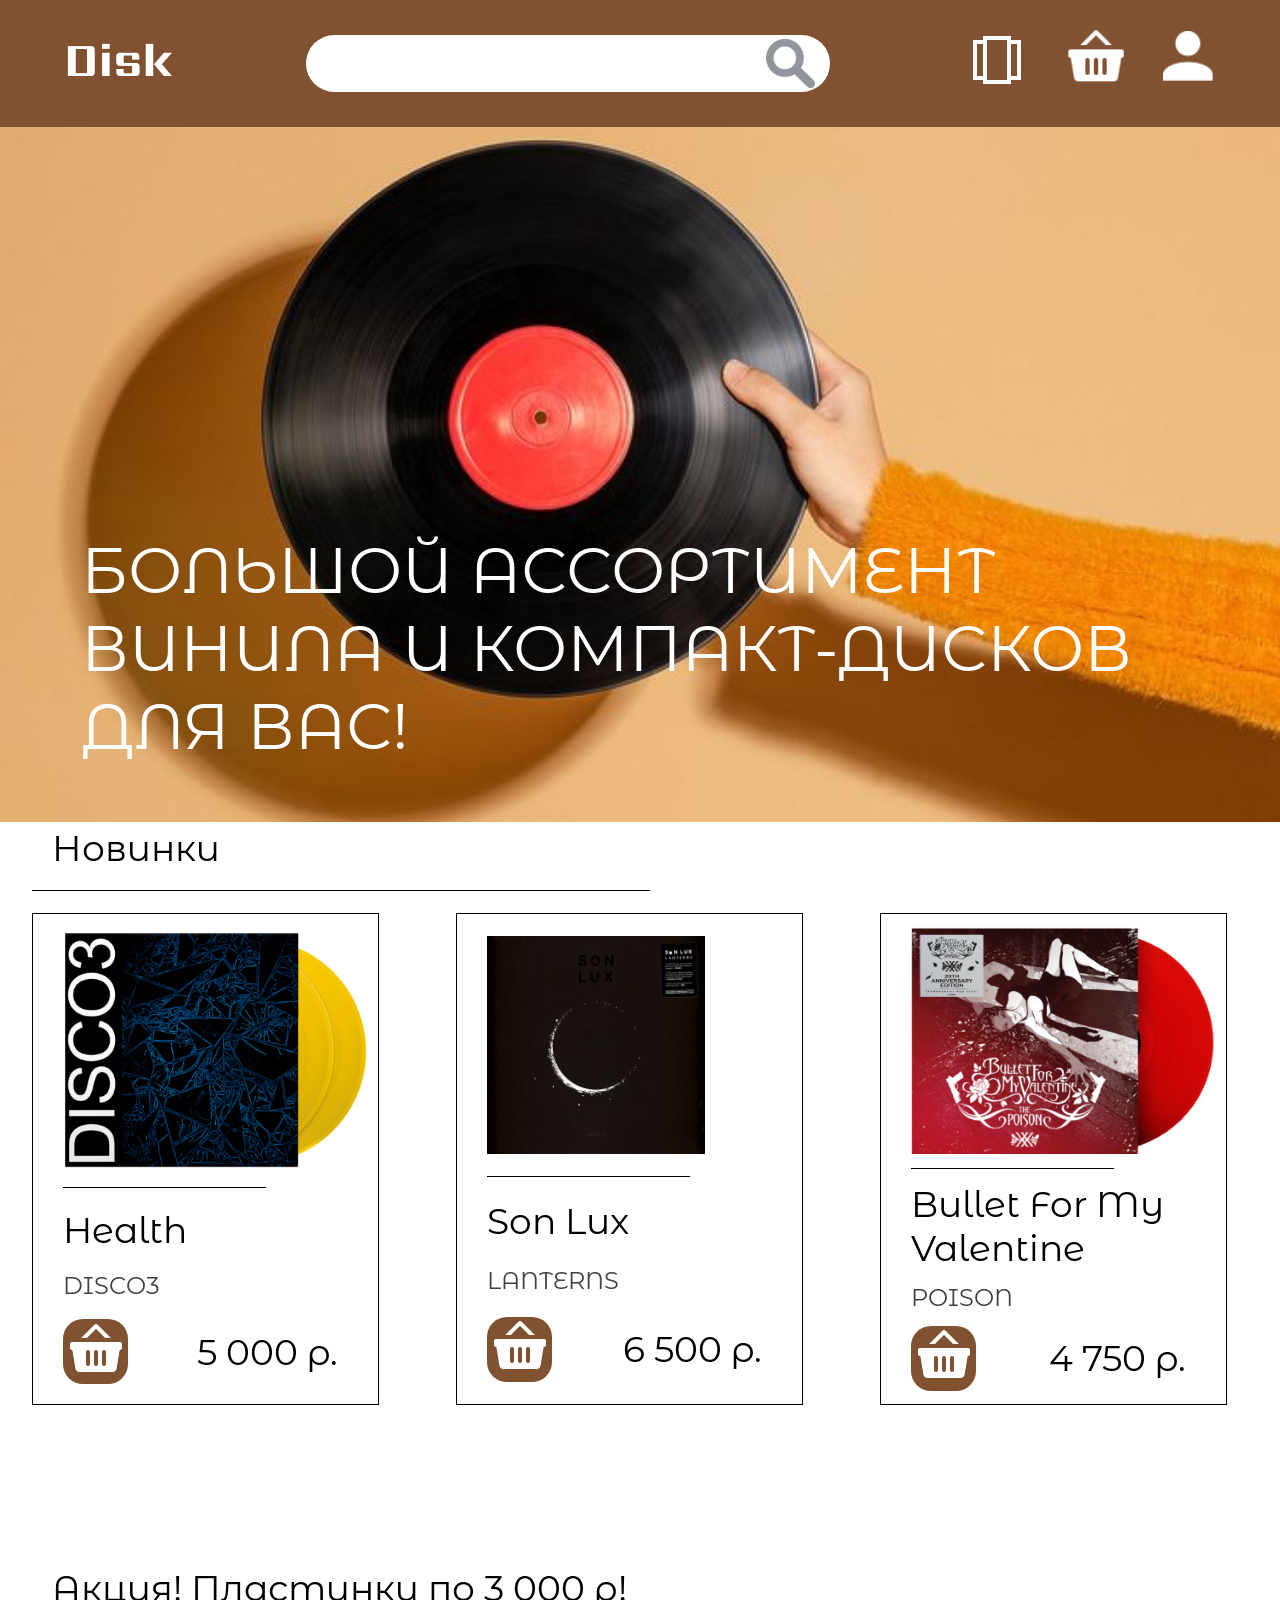
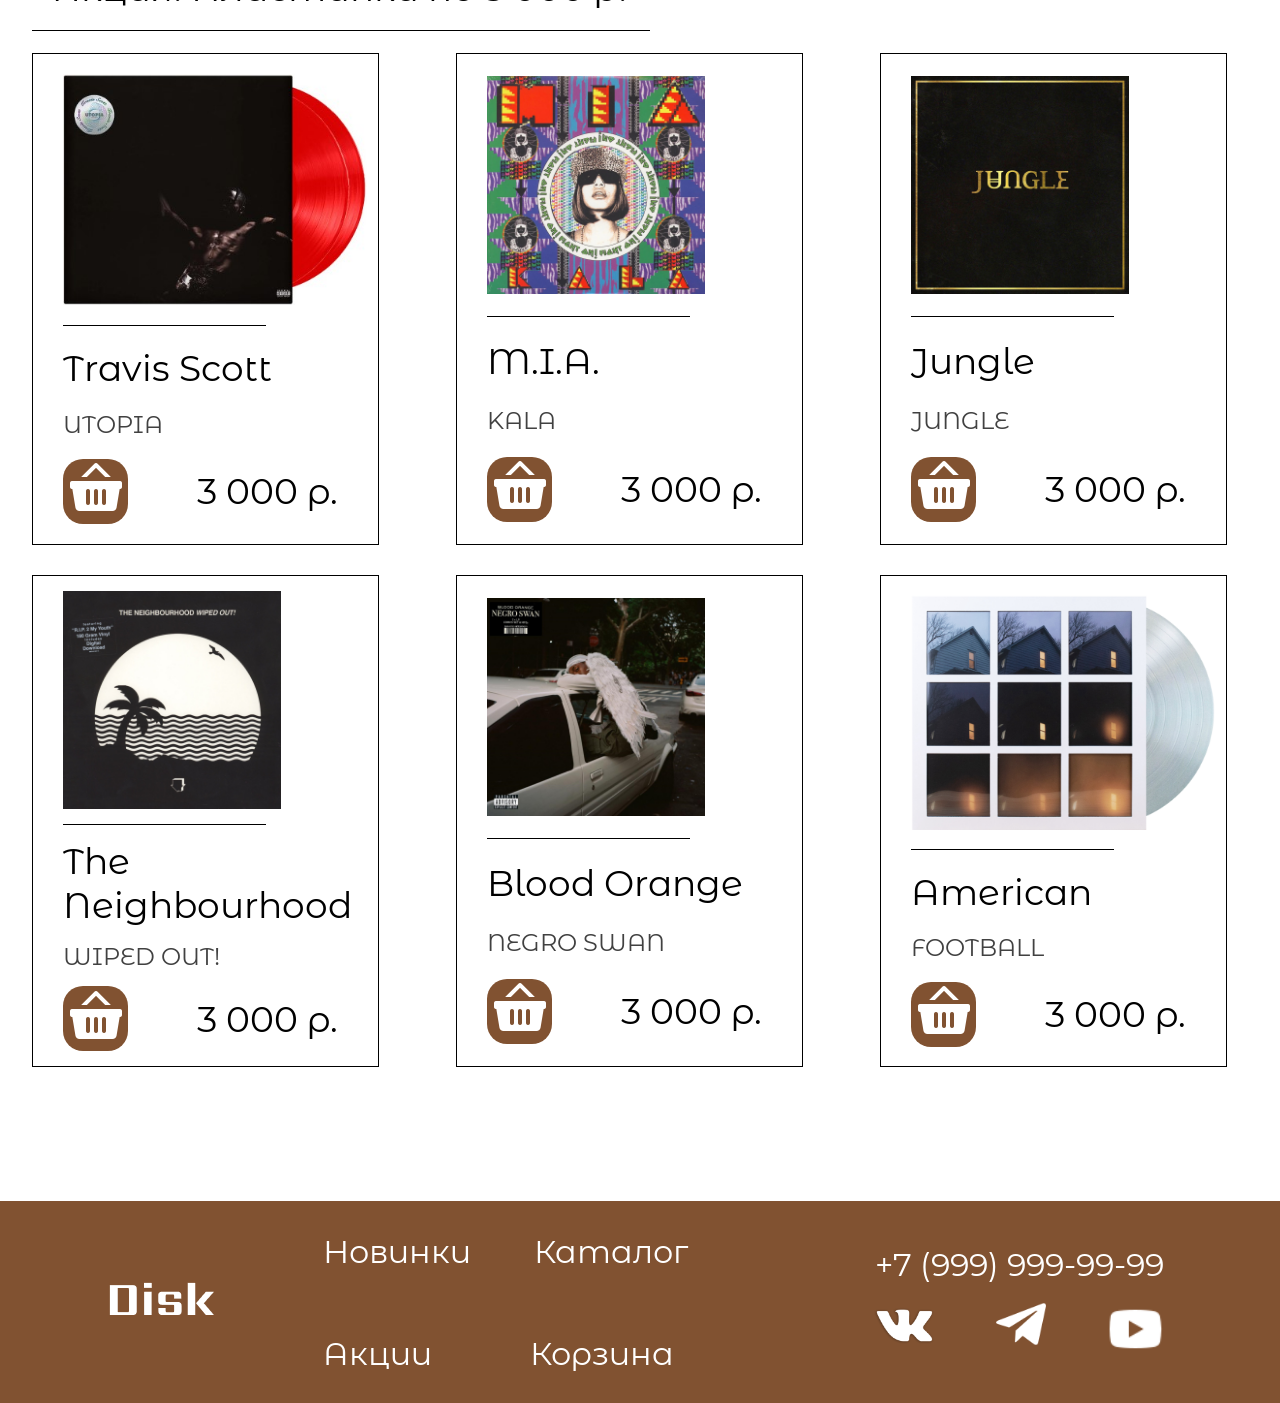
<file: index.html>
<!DOCTYPE html>
<html lang="en">
<head>
    <meta charset="UTF-8">
    <meta name="viewport" content="width=device-width, initial-scale=1.0">
    <link rel="stylesheet" href="main.css">
    <link rel="preconnect" href="https://fonts.googleapis.com">
    <link rel="preconnect" href="https://fonts.gstatic.com" crossorigin>
    <link href="https://fonts.googleapis.com/css2?family=Montserrat+Alternates:ital,wght@0,100;0,200;0,300;0,400;0,500;0,600;0,700;0,800;0,900;1,100;1,200;1,300;1,400;1,500;1,600;1,700;1,800;1,900&display=swap" rel="stylesheet">
    <meta name="description" content="Ваш гид в мире аутентичной музыки! Магазин виниловых пластинок СССР, коллекционных изданий и зарубежных хитов. Ищете проигрыватель винила или редкие пластинки 80-х, 90-х? У нас — оригинальные рок-группы, классика, хиты в идеальном качестве и стильные проигрыватели. Купить виниловые пластинки, компакт-диски или обновить свою технику — просто! Начните коллекцию или найдите звук своей эпохи. Высокое качество, Экспертный подбор, Доставка по РФ»">
    <link rel="icon" type="image/x-icon" href="https://aleksandr-vd.github.io/logofavi.ico">
    <title>Disk</title>
</head>
<!-- Yandex.Metrika counter -->
<script type="text/javascript" >
    (function(m,e,t,r,i,k,a){m[i]=m[i]||function(){(m[i].a=m[i].a||[]).push(arguments)};
    m[i].l=1*new Date();
    for (var j = 0; j < document.scripts.length; j++) {if (document.scripts[j].src === r) { return; }}
    k=e.createElement(t),a=e.getElementsByTagName(t)[0],k.async=1,k.src=r,a.parentNode.insertBefore(k,a)})
    (window, document, "script", "https://mc.yandex.ru/metrika/tag.js", "ym");
 
    ym(101509238, "init", {
         clickmap:true,
         trackLinks:true,
         accurateTrackBounce:true,
         webvisor:true
    });
 </script>
 <noscript><div><img src="https://mc.yandex.ru/watch/101509238" style="position:absolute; left:-9999px;" alt="" /></div></noscript>
 <!-- /Yandex.Metrika counter -->
  <!-- Varioqub experiments -->
  <script type="text/javascript">
    (function(e, x, pe, r, i, me, nt){
    e[i]=e[i]||function(){(e[i].a=e[i].a||[]).push(arguments)},
    me=x.createElement(pe),me.async=1,me.src=r,nt=x.getElementsByTagName(pe)[0],me.addEventListener('error',function(){function cb(t){t=t[t.length-1],'function'==typeof t&&t({flags:{}})};Array.isArray(e[i].a)&&e[i].a.forEach(cb);e[i]=function(){cb(arguments)}}),nt.parentNode.insertBefore(me,nt)})
    (window, document, 'script', 'https://abt.s3.yandex.net/expjs/latest/exp.js', 'ymab');
    ymab('metrika.101509238', 'init'/*, {clientFeatures}, {callback}*/);
</script>
<body>
    <header>
        <a href="index.html"><img src="img\Disk.png" alt="" class="logo" style="width: 105px; height: 33px;"></a>
        <div class="search-field">
            <input type="text">
            <button><img src="img\search.png" style="width: 49px; height: 49px;"></button>
        </div>
        <div class="buttons">
            <a href="cataloge.html"><button><img src="img\cataloge.png" style="width: 64px; height: 64px;"></button></a>
            <a href="basket.html"><button><img src="img\basket.png" style="width: 64px; height: 64px;"></button></a>
            <a href=""><button><img src="img\account.png" style="width: 50px; height: 50px; margin-top: 3px;"></button></a>            
        </div>
    </header>
    <div class="block-with-bg">
        <p>БОЛЬШОЙ АССОРТИМЕНТ ВИНИЛА И КОМПАКТ-ДИСКОВ ДЛЯ ВАС!</p>
        <img src="img\disk.jpg">
    </div>
    <div class="new-products-block new-prod">
        <div class="new-products-content">
            <h1 class="new-product-heading">Новинки</h1>
            <hr class="block-line">
            <div class="products-cards">
                <div class="card">
                    <img src="img\Health-Disco3.png" alt="" class="album">
                    <hr class="card-line">
                    <h1>Health</h1>
                    <h3>DISCO3</h3>
                    <div class="button-and-const">
                        <button class="buy-button"><img src="img\basket.png" alt="" class="basket-img"></button>
                        <h1>5 000 р.</h1>
                    </div>
                </div>
                <div class="card">
                    <img src="img\Son Lux - Lanterns.png" alt="" class="album" style="width: 218px;">
                    <hr class="card-line">
                    <h1>Son Lux</h1>
                    <h3>LANTERNS</h3>
                    <div class="button-and-const">
                        <button class="buy-button"><img src="img\basket.png" alt="" class="basket-img"></button>
                        <h1>6 500 р.</h1>
                    </div>
                </div>
                <div class="card">
                    <img src="img\Bullet For My Valentine - The Poison.png" alt="" class="album">
                    <hr class="card-line">
                    <h1>Bullet For My Valentine</h1>
                    <h3>POISON</h3>
                    <div class="button-and-const">
                        <button class="buy-button"><img src="img\basket.png" alt="" class="basket-img"></button>
                        <h1>4 750 р.</h1>
                    </div>
                </div>
            </div>
        </div>
    </div>
    <div class="new-products-block stock">
        <div class="new-products-content">
            <h1 class="new-product-heading">Акция! Пластинки по 3 000 р!</h1>
            <hr class="block-line">
            <div class="products-cards">
                <div class="card">
                    <img src="img\Travis Scott - Utopia.jpeg" alt="" class="album">
                    <hr class="card-line">
                    <h1>Travis Scott</h1>
                    <h3>UTOPIA</h3>
                    <div class="button-and-const">
                        <button class="buy-button"><img src="img\basket.png" alt="" class="basket-img"></button>
                        <h1>3 000 р.</h1>
                    </div>
                </div>
                <div class="card">
                    <img src="img\M.I.A. - Kala.jpeg" alt="" class="album" style="width: 218px;">
                    <hr class="card-line">
                    <h1>M.I.A.</h1>
                    <h3>KALA</h3>
                    <div class="button-and-const">
                        <button class="buy-button"><img src="img\basket.png" alt="" class="basket-img"></button>
                        <h1>3 000 р.</h1>
                    </div>
                </div>
                <div class="card">
                    <img src="img\Jungle - Jungle.jpeg" alt="" class="album" style="width: 218px;">
                    <hr class="card-line">
                    <h1>Jungle</h1>
                    <h3>JUNGLE</h3>
                    <div class="button-and-const">
                        <button class="buy-button"><img src="img\basket.png" alt="" class="basket-img"></button>
                        <h1>3 000 р.</h1>
                    </div>
                </div>
                <div class="card">
                    <img src="img\The Neighbourhood - Wiped Out!.jpeg" alt="" class="album" style="width: 218px;">
                    <hr class="card-line">
                    <h1>The Neighbourhood</h1>
                    <h3>WIPED OUT!</h3>
                    <div class="button-and-const">
                        <button class="buy-button"><img src="img\basket.png" alt="" class="basket-img"></button>
                        <h1>3 000 р.</h1>
                    </div>
                </div>
                <div class="card">
                    <img src="img\Blood Orange - Negro Swan.jpeg" alt="" class="album" style="width: 218px;">
                    <hr class="card-line">
                    <h1>Blood Orange</h1>
                    <h3>NEGRO SWAN</h3>
                    <div class="button-and-const">
                        <button class="buy-button"><img src="img\basket.png" alt="" class="basket-img"></button>
                        <h1>3 000 р.</h1>
                    </div>
                </div>
                <div class="card">
                    <img src="img\American Football.png" alt="" class="album">
                    <hr class="card-line">
                    <h1>American</h1>
                    <h3>FOOTBALL</h3>
                    <div class="button-and-const">
                        <button class="buy-button"><img src="img\basket.png" alt="" class="basket-img"></button>
                        <h1>3 000 р.</h1>
                    </div>
                </div>
            </div>
        </div>
    </div>
    <footer>
        <a href="index.html"><img src="img\Disk.png" alt="" class="logo" style="width: 105px; height: 33px;"></a>
        <nav>
            <li><a href="">Новинки</a></li>
            <li><a href="">Каталог</a></li>
            <li style="margin-right: 35px;"><a href="">Акции</a></li>
            <li><a href="basket.html">Корзина</a></li>
        </nav>
        <div class="contacts">
            <h2 style="color: white; margin-bottom: 15px;">+7 (999) 999-99-99</h2>
            <div class="messengers">
                <img src="img\vk.png" alt="" style="height: 50px; width: 63px;">
                <img src="img\tg.png" alt="" style="height: 50px; width: 50px;">
                <img src="img\yt.png" alt="" style="height: 60px; width: 60px;">
            </div>
        </div>
    </footer>
    <script src="script.js"></script>
</body>
</html>
</file>
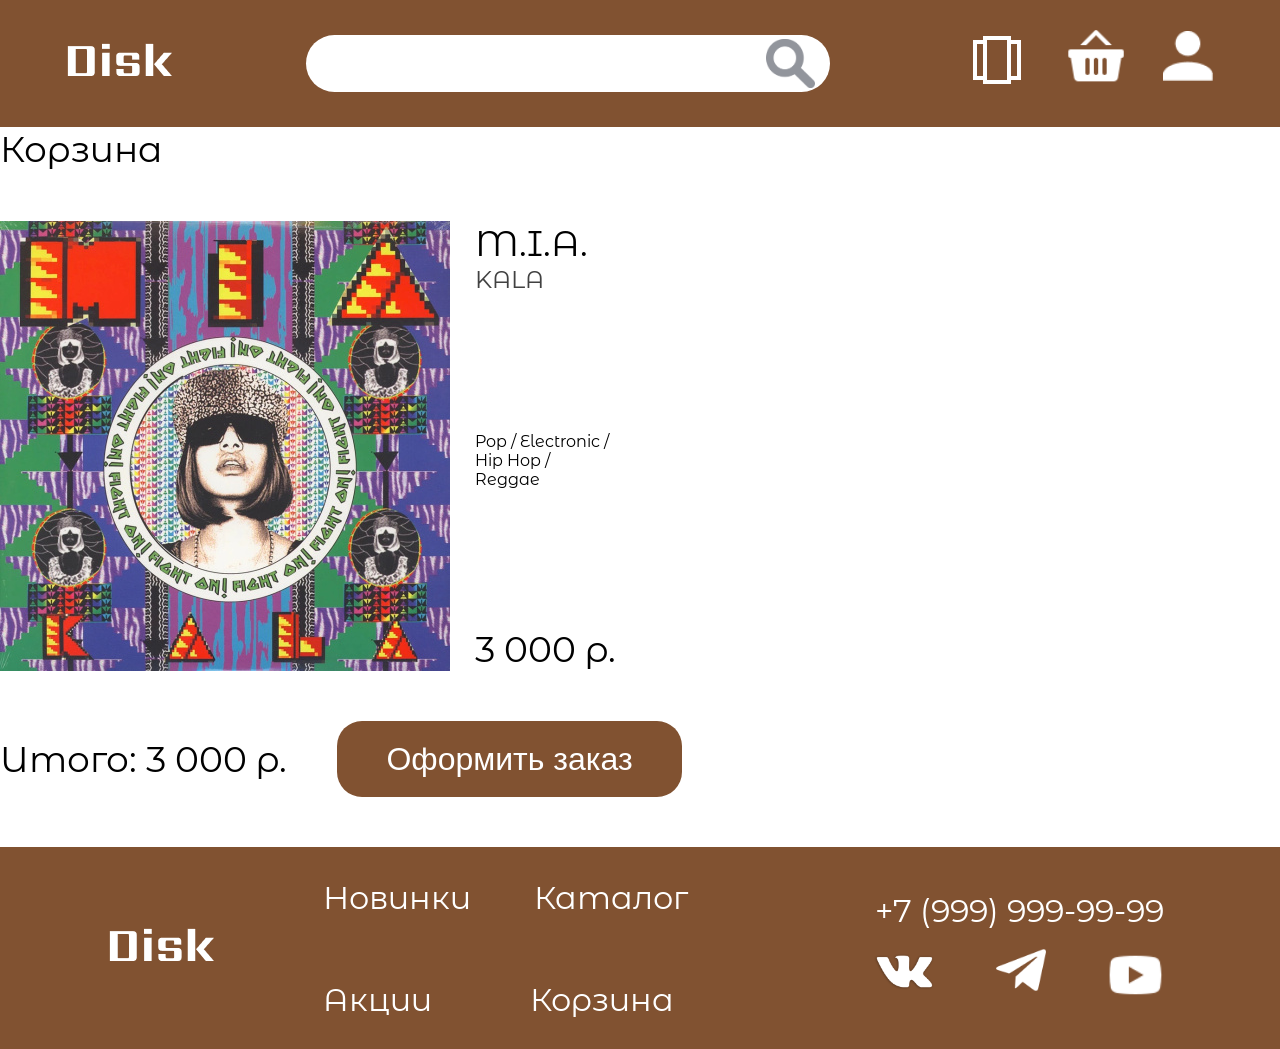
<file: basket.html>
<!DOCTYPE html>
<html lang="en">
<head>
    <meta charset="UTF-8">
    <meta name="viewport" content="width=device-width, initial-scale=1.0">
    <link rel="stylesheet" href="main.css">
    <link rel="preconnect" href="https://fonts.googleapis.com">
    <link rel="preconnect" href="https://fonts.gstatic.com" crossorigin>
    <link href="https://fonts.googleapis.com/css2?family=Montserrat+Alternates:ital,wght@0,100;0,200;0,300;0,400;0,500;0,600;0,700;0,800;0,900;1,100;1,200;1,300;1,400;1,500;1,600;1,700;1,800;1,900&display=swap" rel="stylesheet">
    <title>Bascket</title>
</head>
<body>
    <header>
        <a href="index.html"><img src="img\Disk.png" alt="" class="logo" style="width: 105px; height: 33px;"></a>
        <div class="search-field">
            <input type="text">
            <button><img src="img\search.png" style="width: 49px; height: 49px;"></button>
        </div>
        <div class="buttons">
            <a href="cataloge.html"><button><img src="img\cataloge.png" style="width: 64px; height: 64px;"></button></a>
            <a href="basket.html"><button><img src="img\basket.png" style="width: 64px; height: 64px;"></button></a>
            <a href=""><button><img src="img\account.png" style="width: 50px; height: 50px; margin-top: 3px;"></button></a>            
        </div>
    </header>
    <div class="bascket">
        <h1>Корзина</h1>
        <div class="bascket-content">
            <img src="img\M.I.A. - Kala.jpeg" alt="">
            <div class="album-info">
                <div>
                    <h1>M.I.A.</h1>
                    <h3>KALA</h3>
                </div>
                <p>Pop / Electronic / <br> Hip Hop / <br> Reggae</p>
                <h1>3 000 р.</h1>
            </div>
        </div>
        <div class="cost-and-button">
            <h1>Итого: 3 000 р.</h1>
            <button class="make-order">Оформить заказ</button>
        </div>
    </div>
    <footer>
        <a href="index.html"><img src="img\Disk.png" alt="" class="logo" style="width: 105px; height: 33px;"></a>
        <nav>
            <li><a href="">Новинки</a></li>
            <li><a href="">Каталог</a></li>
            <li style="margin-right: 35px;"><a href="">Акции</a></li>
            <li><a href="">Корзина</a></li>
        </nav>
        <div class="contacts">
            <h2 style="color: white; margin-bottom: 15px;">+7 (999) 999-99-99</h2>
            <div class="messengers">
                <img src="img\vk.png" alt="" style="height: 50px; width: 63px;">
                <img src="img\tg.png" alt="" style="height: 50px; width: 50px;">
                <img src="img\yt.png" alt="" style="height: 60px; width: 60px;">
            </div>
        </div>
    </footer>
</body>
</html>
</file>
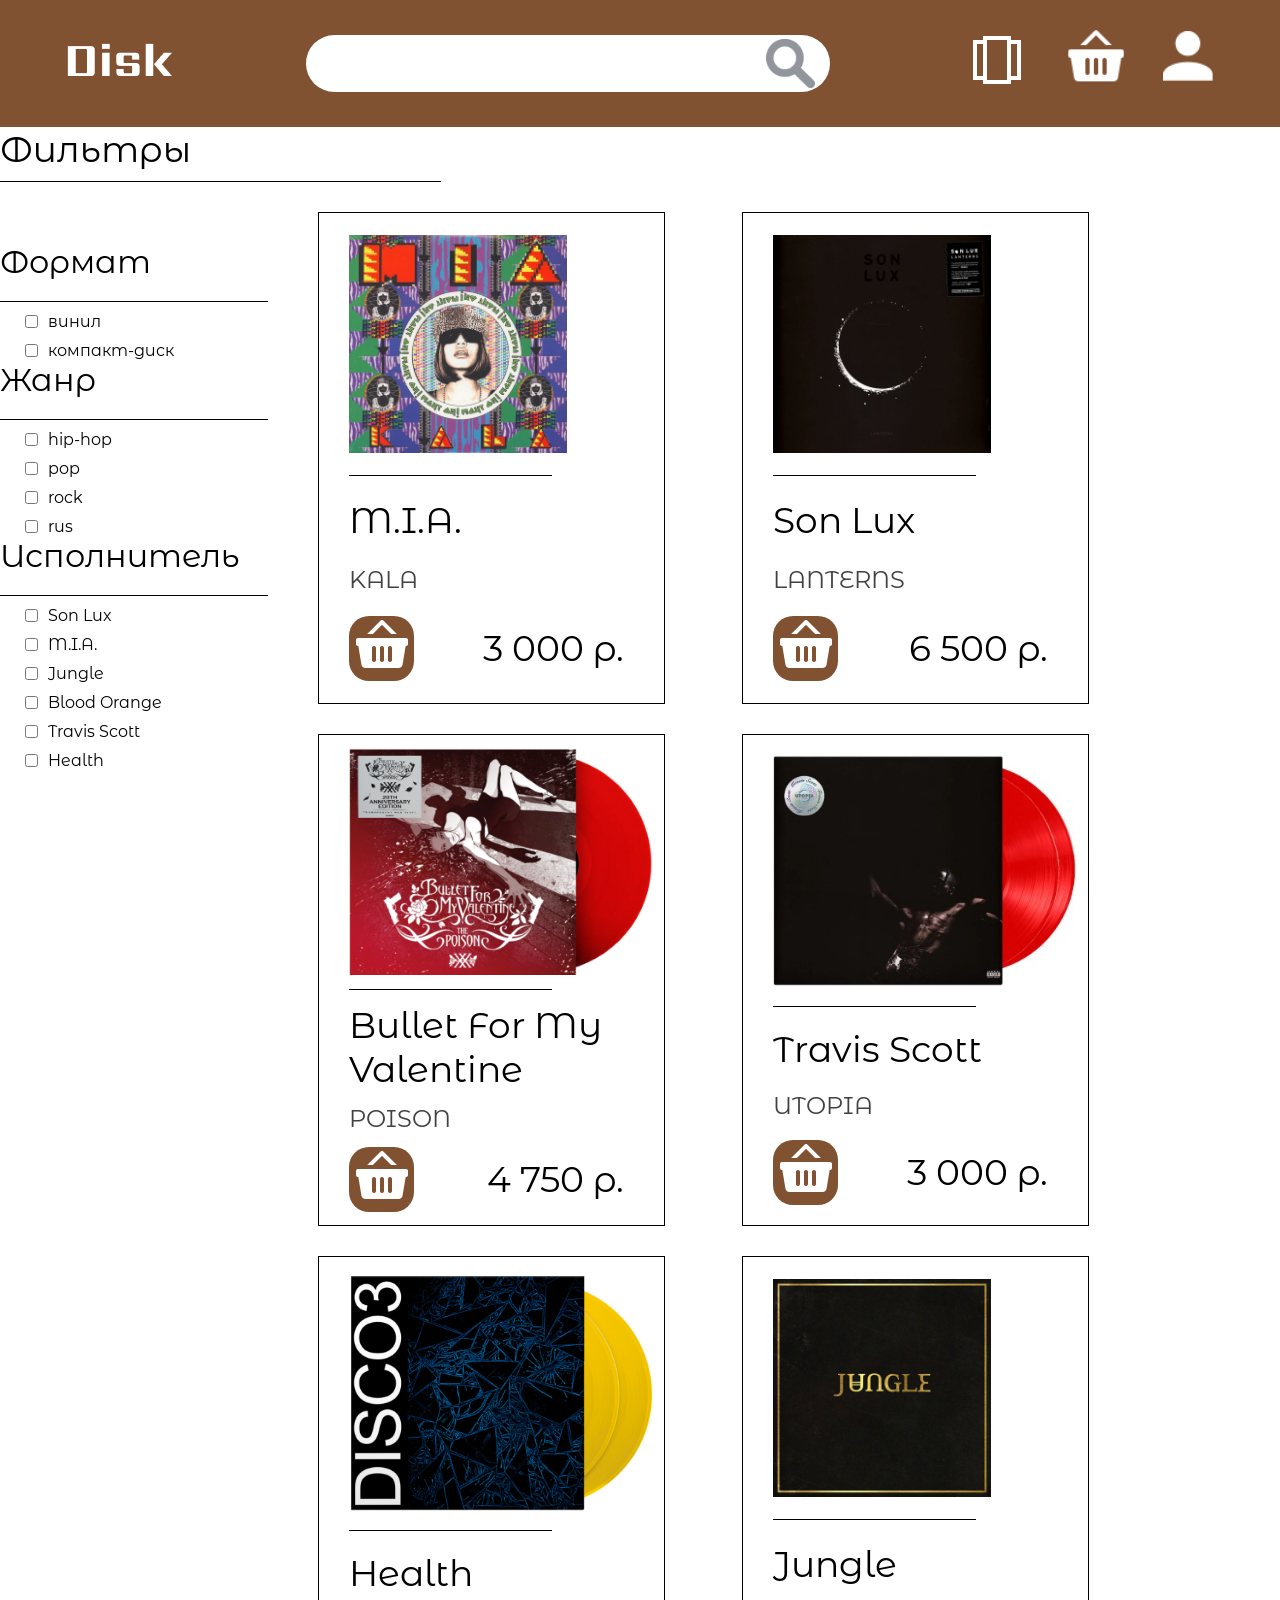
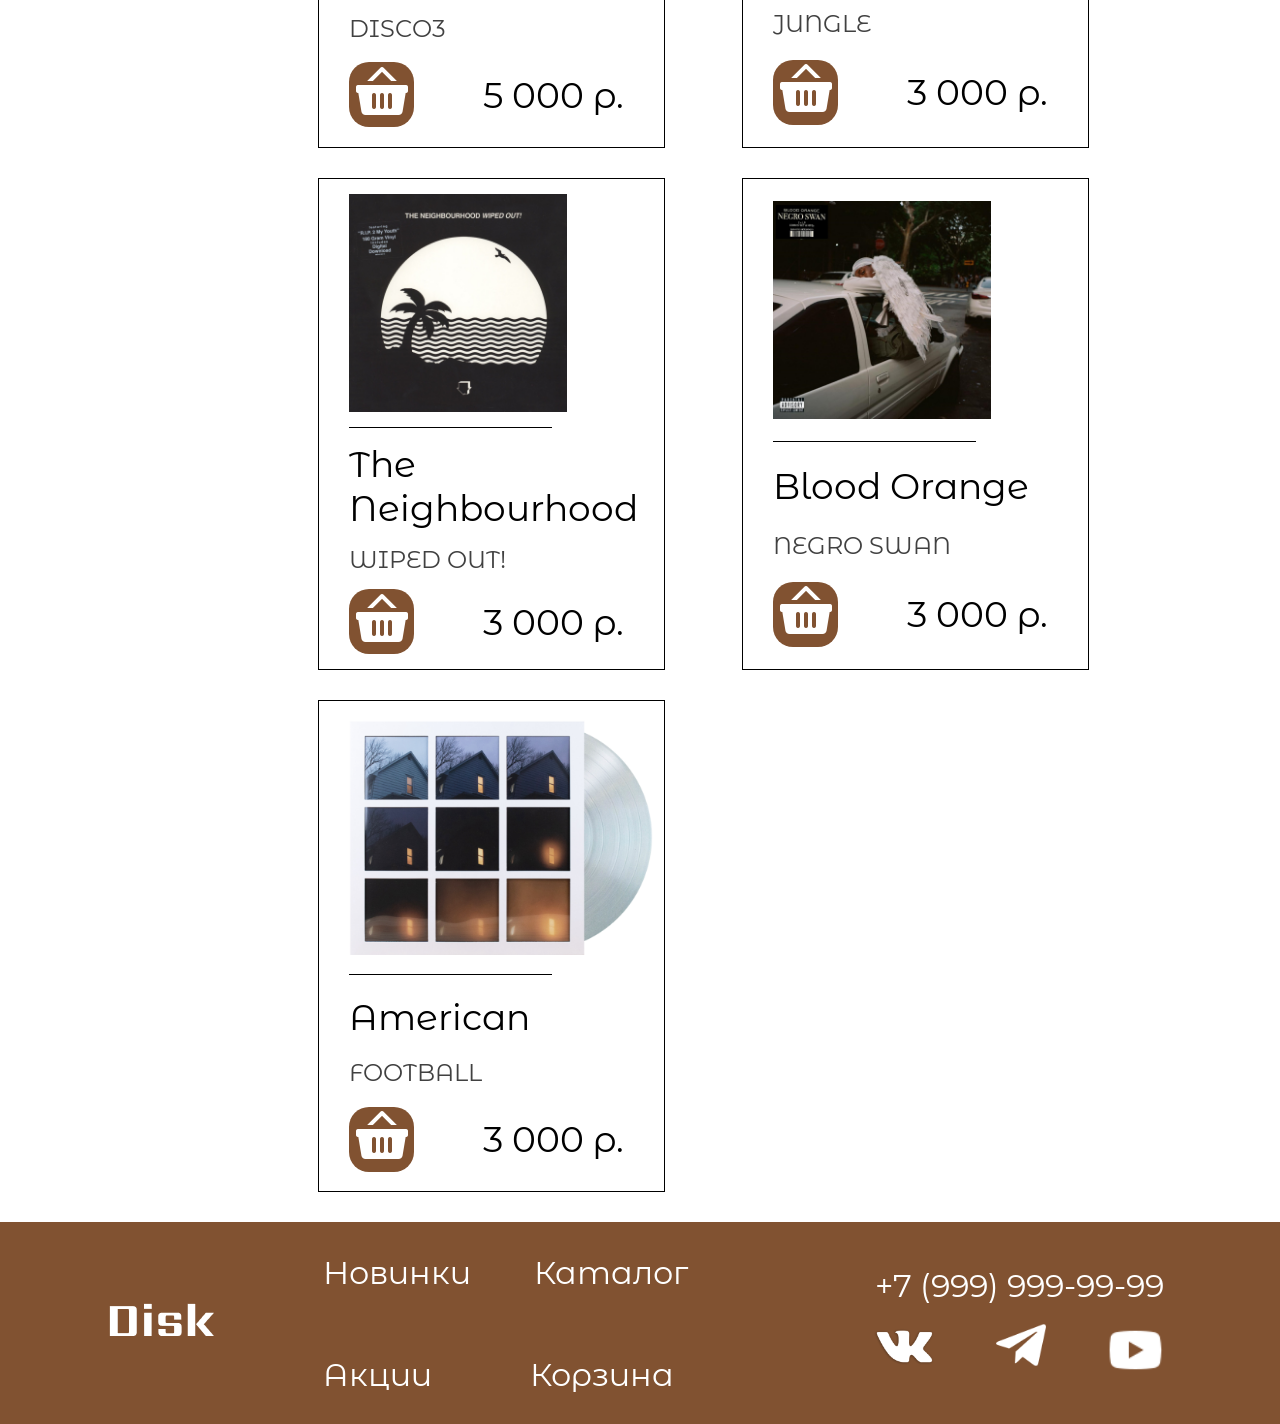
<file: cataloge.html>
<!DOCTYPE html>
<html lang="en">
<head>
    <meta charset="UTF-8">
    <meta name="viewport" content="width=device-width, initial-scale=1.0">
    <link rel="stylesheet" href="main.css">
    <link rel="preconnect" href="https://fonts.googleapis.com">
    <link rel="preconnect" href="https://fonts.gstatic.com" crossorigin>
    <link href="https://fonts.googleapis.com/css2?family=Montserrat+Alternates:ital,wght@0,100;0,200;0,300;0,400;0,500;0,600;0,700;0,800;0,900;1,100;1,200;1,300;1,400;1,500;1,600;1,700;1,800;1,900&display=swap" rel="stylesheet">
    <title>Catalog</title>
</head>
<body>
    <div class="bg"></div>
    <header>
        <a href="index.html"><img src="img\Disk.png" alt="" class="logo" style="width: 105px; height: 33px;"></a>
        <div class="search-field">
            <input type="text">
            <button><img src="img\search.png" style="width: 49px; height: 49px;"></button>
        </div>
        <div class="buttons">
            <a href="cataloge.html"><button><img src="img\cataloge.png" style="width: 64px; height: 64px;"></button></a>
            <a href="basket.html"><button><img src="img\basket.png" style="width: 64px; height: 64px;"></button></a>
            <a href=""><button><img src="img\account.png" style="width: 50px; height: 50px; margin-top: 3px;"></button></a>            
        </div>
    </header>
    <div class="description-card">
        <img src="img\M.I.A. - Kala.jpeg" alt="" class="album description-img">
        <hr class="card-line">
        <h1>M.I.A.</h1>
        <h3>KALA</h3>
        <p>Год выхода - 2007
            Жанр - Pop / Electronic / Hip Hop / Reggae
            Страна - UK</p>
        <p>Bamboo Banga
            Birdflu
            Boyz
            Jimmy
            Hussel
            Mango Pickle Down River
            20 Dollar
            World Town
            The Turn
            XR2Paper Planes
            Come Around</p>
        <div class="button-and-const">
            <button class="buy-button"><img src="img\basket.png" alt="" class="basket-img"></button>
            <h1>5 000 р.</h1>
        </div>
    </div>
    
    <div class="catalog">
        <button class="show-filters-but" onclick="showFilters()"><img src="img\arrow.png" alt=""></button>
        <div class="catalog-head">
            <h1>Фильтры</h1>
            <hr>
        </div>
        <div class="catalog-content">
            <div class="filters">
                <button class="close-filters-but" onclick="closeFilters()" style="display: none;"><img src="img\arrow.png" alt=""></button>
                <div class="filter-category">
                    <h2>Формат</h2>
                    <hr>
                    <div class="input">
                        <input type="checkbox" name="vynil" id="">
                        <label for="vynil">винил</label>
                    </div>
                    <div class="input">
                        <input type="checkbox" name="disk" id="">
                        <label for="disk">компакт-диск</label>
                    </div>
                </div>
                <div class="filter-category">
                    <h2>Жанр</h2>
                    <hr>
                    <div class="input">
                        <input type="checkbox" name="hiphop" id="">
                        <label for="hiphop">hip-hop</label>
                    </div>
                    <div class="input">
                        <input type="checkbox" name="pop" id="">
                        <label for="pop">pop</label>
                    </div>
                    <div class="input">
                        <input type="checkbox" name="rock" id="">
                        <label for="rock">rock</label>
                    </div>
                    <div class="input">
                        <input type="checkbox" name="rus" id="">
                        <label for="rus">rus</label>
                    </div>  
                </div>
                <div class="filter-category">
                    <h2>Исполнитель</h2>
                    <hr>
                    <div class="input">
                        <input type="checkbox" name="sonlux" id="">
                        <label for="sonlux">Son Lux</label>
                    </div>
                    <div class="input">
                        <input type="checkbox" name="mia" id="">
                        <label for="mia">M.I.A.</label>
                    </div>
                    <div class="input">
                        <input type="checkbox" name="Jungle" id="">
                        <label for="Jungle">Jungle</label>
                    </div>
                    <div class="input">
                        <input type="checkbox" name="blood" id="">
                        <label for="blood">Blood Orange</label>
                    </div>
                    <div class="input">
                        <input type="checkbox" name="travis" id="">
                        <label for="travis">Travis Scott</label>
                    </div>
                    <div class="input">
                        <input type="checkbox" name="health" id="">
                        <label for="health">Health</label>
                    </div>
                </div>
            </div>
            <div class="catalog-cards">
                <div class="card">
                    <img src="img\M.I.A. - Kala.jpeg" alt="" class="album" style="width: 218px;">
                    <hr class="card-line">
                    <h1>M.I.A.</h1>
                    <h3>KALA</h3>
                    <div class="button-and-const">
                        <button class="buy-button"><img src="img\basket.png" alt="" class="basket-img"></button>
                        <h1>3 000 р.</h1>
                    </div>
                </div>
                <div class="card">
                    <img src="img\Son Lux - Lanterns.png" alt="" class="album" style="width: 218px;">
                    <hr class="card-line">
                    <h1>Son Lux</h1>
                    <h3>LANTERNS</h3>
                    <div class="button-and-const">
                        <button class="buy-button"><img src="img\basket.png" alt="" class="basket-img"></button>
                        <h1>6 500 р.</h1>
                    </div>
                </div>
                <div class="card">
                    <img src="img\Bullet For My Valentine - The Poison.png" alt="" class="album">
                    <hr class="card-line">
                    <h1>Bullet For My Valentine</h1>
                    <h3>POISON</h3>
                    <div class="button-and-const">
                        <button class="buy-button"><img src="img\basket.png" alt="" class="basket-img"></button>
                        <h1>4 750 р.</h1>
                    </div>
                </div>
                <div class="card">
                    <img src="img\Travis Scott - Utopia.jpeg" alt="" class="album">
                    <hr class="card-line">
                    <h1>Travis Scott</h1>
                    <h3>UTOPIA</h3>
                    <div class="button-and-const">
                        <button class="buy-button"><img src="img\basket.png" alt="" class="basket-img"></button>
                        <h1>3 000 р.</h1>
                    </div>
                </div>
                <div class="card">
                    <img src="img\Health-Disco3.png" alt="" class="album">
                    <hr class="card-line">
                    <h1>Health</h1>
                    <h3>DISCO3</h3>
                    <div class="button-and-const">
                        <button class="buy-button"><img src="img\basket.png" alt="" class="basket-img"></button>
                        <h1>5 000 р.</h1>
                    </div>
                </div>
                <div class="card">
                    <img src="img\Jungle - Jungle.jpeg" alt="" class="album" style="width: 218px;">
                    <hr class="card-line">
                    <h1>Jungle</h1>
                    <h3>JUNGLE</h3>
                    <div class="button-and-const">
                        <button class="buy-button"><img src="img\basket.png" alt="" class="basket-img"></button>
                        <h1>3 000 р.</h1>
                    </div>
                </div>
                <div class="card">
                    <img src="img\The Neighbourhood - Wiped Out!.jpeg" alt="" class="album" style="width: 218px;">
                    <hr class="card-line">
                    <h1>The Neighbourhood</h1>
                    <h3>WIPED OUT!</h3>
                    <div class="button-and-const">
                        <button class="buy-button"><img src="img\basket.png" alt="" class="basket-img"></button>
                        <h1>3 000 р.</h1>
                    </div>
                </div>
                <div class="card">
                    <img src="img\Blood Orange - Negro Swan.jpeg" alt="" class="album" style="width: 218px;">
                    <hr class="card-line">
                    <h1>Blood Orange</h1>
                    <h3>NEGRO SWAN</h3>
                    <div class="button-and-const">
                        <button class="buy-button"><img src="img\basket.png" alt="" class="basket-img"></button>
                        <h1>3 000 р.</h1>
                    </div>
                </div>
                <div class="card">
                    <img src="img\American Football.png" alt="" class="album">
                    <hr class="card-line">
                    <h1>American</h1>
                    <h3>FOOTBALL</h3>
                    <div class="button-and-const">
                        <button class="buy-button"><img src="img\basket.png" alt="" class="basket-img"></button>
                        <h1>3 000 р.</h1>
                    </div>
                </div>
            </div>
        </div>
    </div>
    <footer>
        <a href="index.html"><img src="img\Disk.png" alt="" class="logo" style="width: 105px; height: 33px;"></a>
        <nav>
            <li><a href="">Новинки</a></li>
            <li><a href="cataloge.html">Каталог</a></li>
            <li style="margin-right: 35px;"><a href="">Акции</a></li>
            <li><a href="basket.html">Корзина</a></li>
        </nav>
        <div class="contacts">
            <h2 style="color: white; margin-bottom: 15px;">+7 (999) 999-99-99</h2>
            <div class="messengers">
                <img src="img\vk.png" alt="" style="height: 50px; width: 63px;">
                <img src="img\tg.png" alt="" style="height: 50px; width: 50px;">
                <img src="img\yt.png" alt="" style="height: 60px; width: 60px;">
            </div>
        </div>
    </footer>
    <script src="script.js"></script>
</body>
</html>
</file>
<file: main.css>
*{
    margin: 0;
    padding: 0;
}
body{
    font-family: "Montserrat Alternates", serif;
    color: black;
}
h1{
    font-size: 36px;
    font-weight: 400;
}
h2{
    font-size: 32px;
    font-weight: 400;
}
h3{
    font-size: 24px;
    color: #414141;
    font-weight: 400;
}
.block{
    display: flex;
    flex-direction: column;
}

header{
    background-color: #815231;
    height: 127px;
    display: flex;
    justify-content: space-around;
    align-items: center;
}
.search-field{
    display: flex;
    align-items: center;
}
.search-field input{
    width: 30vw;
    height: 57px;
    font-size: 32px;
    padding: 0px 30px;
    border-top-left-radius: 30px;
    border-bottom-left-radius: 30px;
    border-style: none;
}
input:focus { 
    outline: none; 
    border: none;
}
.search-field button{
    border-style: none;
    background-color: white;
    width: 57px;
    height: 57px;
    padding: 5px 40px;
    border-top-right-radius: 30px;
    border-bottom-right-radius: 30px;
    display: flex;
    justify-content: center;
    align-items: center;
    cursor: pointer;
}
.buttons {
    width: 248px;
    display: flex;
    justify-content: space-between;
}
.buttons button {
    background-color: inherit;
    border-style: none;
    cursor: pointer;
}
@media (max-width: 768px) and (min-width: 426px){
    .search-field input {
        width: 182px;
    }
    .buttons {
        width: 150px;
    }
}
@media (max-width: 425px) and (min-width: 0px){
    .search-field {
        display: none;
    }
    header {
        flex-direction: column;
        height: 213px;
    }
}
.block-with-bg{
    position: relative;
}
.block-with-bg img{
    width: 100%;
    height: 695px;
    object-fit: cover;
}
.block-with-bg p{
    color: white;
    font-size: 64px;
    max-width: 1070px;
    position: absolute;
    bottom: 61px;
    left: 81px;
}
@media (max-width: 768px) and (min-width: 426px){
    .block-with-bg img {
        height: 518px;
        width: 100%;
    }
    .block-with-bg p {
        max-width: 683px;
    }
}
@media (max-width: 425px) and (min-width: 0px){
    .block-with-bg img {
        height: 518px;
        width: 100%;
    }
    .block-with-bg p {
        width: 255px;
        font-size: 40px;
        left: 12px;
        bottom: 112px;
        overflow-wrap: break-word;
    }
}
.new-products-block {
    width: 100%;
    display: flex;
    justify-content: center;
    align-items: start;
}
.new-prod{
    height: 740px;
}
.stock{
    height: 1235px;
}
.new-products-content {
    width: 1216px;
    display: flex;
    flex-direction: column;
    align-items: start;
    justify-content: space-between;
    gap: 20px;
}
.block-line {
    display: block;
    width: 618px;
    height: 2px;
    border: none;
    border-top: 1px solid black;
    padding: 0;
}
.new-product-heading {
    margin-left: 20px;
}
.products-cards {
    width: 1195px;
    height: 534px;
    display: flex;
    flex-direction: row;
    flex-wrap: wrap;
    justify-content: space-between;
}
.card {
    width: 315px;
    height: 490px;
    border: 1px solid black;
    display: flex;
    flex-direction: column;
    justify-content: space-evenly;
    padding-left: 30px;
    margin-bottom: 30px;
}
.album{
    width: 304px;
}
.card-line {
    display: block;
    width: 203px;
    border: none;
    border-top: 1px solid black;
    padding: 0;
}
.button-and-const {
    display: flex;
    width: 275px;
    justify-content: space-between;
    align-items: center;
}
.buy-button {
    border-radius: 20px;
    background-color: #815231;
    border-style: none;
    width: 65px;
    height: 65px;
    display: flex;
    justify-content: center;
    align-items: center;
    cursor: pointer;
    transition: 0.3s;
}
.buy-button:hover {
    background-color: #74553F;
}
@media (max-width: 768px) and (min-width: 426px){
    .products-cards {
        width: 750px;
        margin-left: 10px;
    }
    .new-prod {
        height: 1120px;
    }
    .stock{
        height: 1726px;
    }
}
@media (max-width: 425px) and (min-width: 0px){
    .products-cards {
        width: 320px;
    }
    .block-line {
        width: 320px;
    }
    .card {
        width: 302px;
        padding-left: 5px;
        margin-left: 5px;
    }
    .album {
        width: 280px;
    }
    .new-prod {
        height: 1620px;
    }
    .stock{
        height: 3350px;
    }
}
footer{
    display: flex;
    direction: row;
    align-items: center;
    justify-content: space-evenly;
    height: 202px;
    background-color: #815231;
}
footer nav{
    display: flex;
    flex-wrap: wrap;
    width: 435px;
    gap: 63px;
    list-style: none;
}
.messengers{
    display: flex;
    flex-direction: row;
    gap: 60px;
}
.contacts{
    width: 304px;
    display: flex;
    flex-direction: column;
    align-items: center;
}
a {
    text-decoration: none;
    font-size: 32px;
    color: white;
}
a:hover{
    text-decoration: underline;
}
@media (max-width: 768px) and (min-width: 426px){
    footer nav{
        width: 186px;
        height: 260px;
        gap: 0;
    }
    footer {
        height: 327px;
    }
}
@media (max-width: 425px) and (min-width: 0px){
    footer {
        height: 525px;
        flex-direction: column;
    }
    footer nav {
        width: 165px;
        height: 260px;
        gap: 20px;
    }
}
.catalog-head{
    display: flex;
    flex-direction: column;
    gap: 10px;
}
.catalog-head hr{
    display: block;
    width: 441px;
    border: none;
    border-top: 1px solid black;
    padding: 0;
}
.filter-category hr {
    width: 268px;
    display: block;
    border: none;
    border-top: 1px solid black;
    padding: 0;
    margin-top: 10px;
}
.filter-category {
    display: flex;
    flex-direction: column;
    align-items: start;
    gap: 10px;
}
.input {
    display: flex;
    gap: 10px;
    margin-left: 25px;
}
.filters{
    margin-top: 30px;
}
.catalog-content{
    display: flex;
    gap: 50px;
    margin-top: 30px;
}
.catalog-cards {
    width: 771px;
    display: flex;
    flex-direction: row;
    flex-wrap: wrap;
    justify-content: space-between;
}
.show-filters-but, .close-filters-but {
    background-color: inherit;
    border-style: none;
    display: none;
}
@media (max-width: 425px) and (min-width: 0px){
    .filters{
        display: none;
        position: fixed;
        top: 10%;
    }
    .catalog-head{
        display: none;
    }
    .show-filters-but {
        display: block;
        position: fixed;
    }
}
.description-card{
    position: fixed;
    height: 600px;
    width: 500px;
    left: 35%;
    top: 0%;
    background-color: #fff;
    z-index: 2;
    display: none;
    border: 1px solid black;
    flex-direction: column;
    justify-content: space-evenly;
    padding-left: 30px;
    margin-bottom: 30px;
}
.bg{
    height: 100%;
    width: 100%;
    opacity: 0.5;
    background-color: black;
    z-index: 1;
    position: fixed;
    display: none;
}
.description-img{
    width: 300px;
}
@media (max-width: 768px) and (min-width: 426px){
    .description-card{
        left: 10%;
        height: 500px;
    }
    .description-img{
        width: 200px;
    }
}
@media (max-width: 425px) and (min-width: 0px){
    .description-card{
        left: 0%;
        height: 500px;
        width: 280px;
    }
    .description-img{
        width: 200px;
    }
}
.bascket{
    display: flex;
    flex-direction: column;
    gap: 50px;
}
.bascket-content{
    display: flex;
    flex-direction: row;
}
.album-info{
    margin-left: 25px;
    display: flex;
    flex-direction: column;
    justify-content: space-between;
}
.cost-and-button{
    display: flex;
    align-items: center;
    gap: 50px;
    margin-bottom: 50px;
}
.make-order{
    width: 345px;
    height: 76px;
    border-radius: 25px;
    background-color: #815231;
    border-style: none;
    font-size: 32px;
    color: white;
    cursor: pointer;
    transition: 0.2s;
}
.make-order:hover{
    background-color: #74553F;
}
@media (max-width: 768px) and (min-width: 426px){
    
}
@media (max-width: 425px) and (min-width: 0px){
    .bascket-content{
        flex-direction: column;
    }
    .make-order{
        font-size: 24px;
    }
}
.user-inf {
    display: flex;
    flex-direction: column;
    align-items: center;
    justify-content: center;
    height: 120vh;
}

.user-inf button {
    font-size: 24px;
    color: white;
    background-color: #815231;
    border: transparent;
    border-radius: 30px;
    transition: 0.3s;
    cursor: pointer;
    margin-top: 30px;
}

.user-inf button:hover {
    background-color: #74553F;
}

.form {
    color: white;
    display: flex;
    flex-direction: column;
    justify-content: center;
    align-items: center;
    gap: 15px;
    background-color: #815231;
    border-radius: 30px;
}

.form input {
    width: 25vw;
    font-size: 24px;
    padding: 20px 20px;
    border-radius: 20px;
    border: none;
}

.form button {
    background-color: white;
    color: black;
    border: solid black 1px;
}

.auth {
    width: 50vw;
    height: 60vh;
}

.reg {
    width: 60vw;
    height: 110vh;
}

.acc-block {
    display: flex;
    flex-direction: column;
}

.acc-block button {
    width: 100%;
}
</file>
